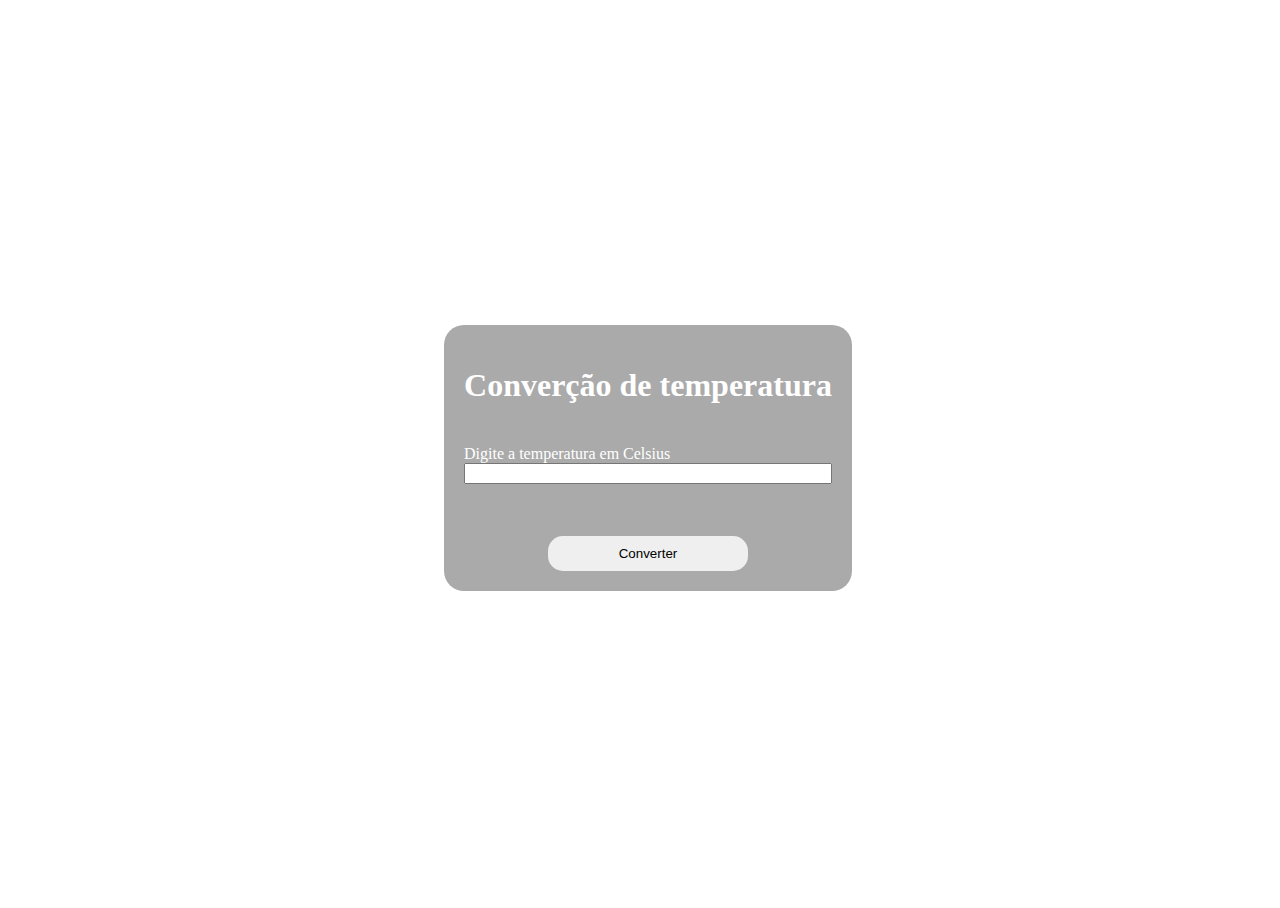
<file: PFE/aula02/exercicio1/index.html>
<!DOCTYPE html>
<html lang="en">
<head>
    <meta charset="UTF-8">
    <meta name="viewport" content="width=device-width, initial-scale=1.0">
    <link rel="stylesheet" href="style.css">
    <title>Aula de revisão</title>
</head>
<body>
    <div class="container" id="card">
        <div class="row">
            <h1>Converção de temperatura</h1>
        </div>
        <div class="row">
            <label>Digite a temperatura em Celsius</label>
            <input type="number" id="temperatura">
            <p id="resultado"></p>
        </div>
        <div class="row">
            <button onclick="conversao()" type="button">Converter</button>
        </div>
        
    </div>
    <script src="script.js"></script>
</body>
</html>
</file>
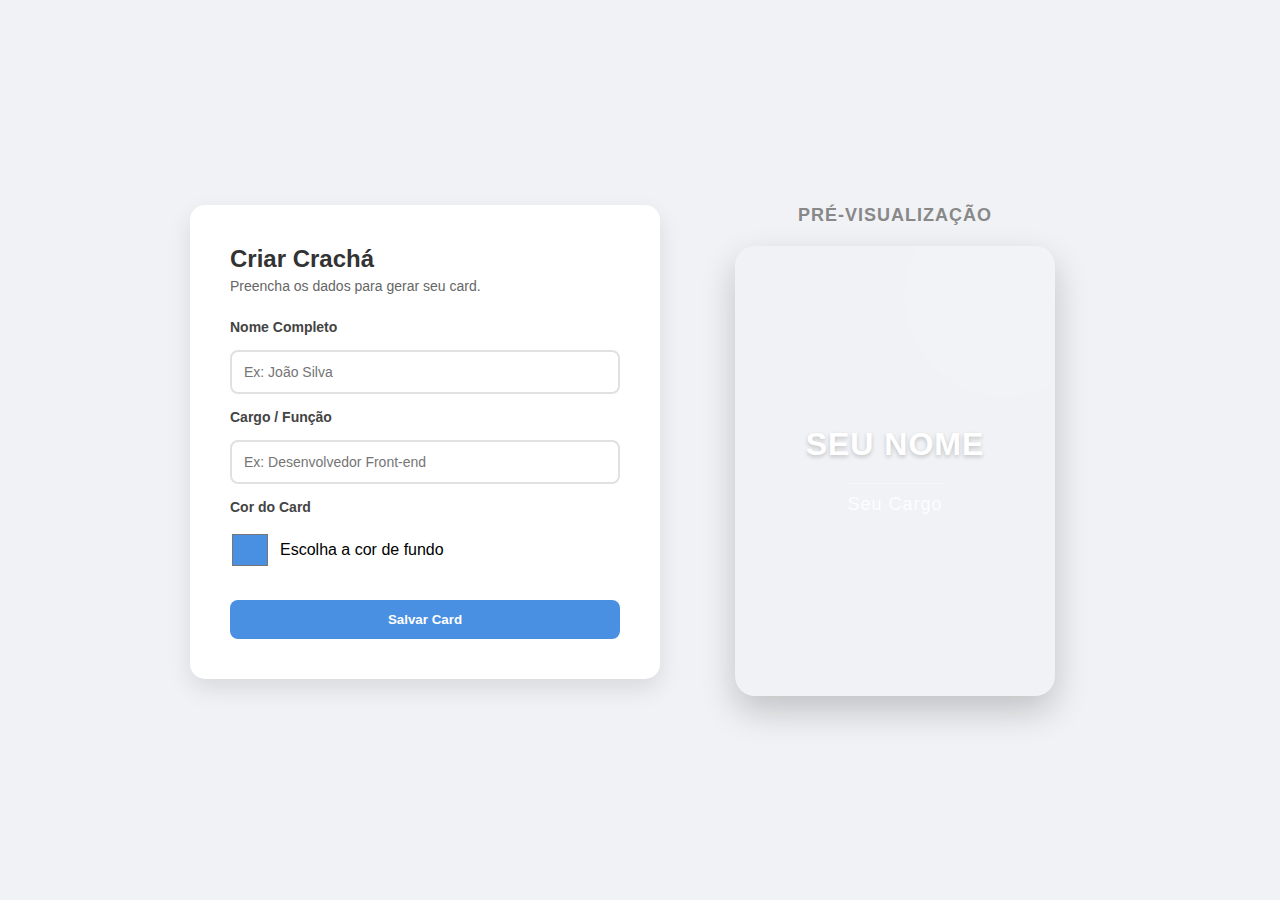
<file: PFE/aula02/exercicio2/index.html>
<!DOCTYPE html>
<html lang="pt-br">
<head>
    <meta charset="UTF-8">
    <meta name="viewport" content="width=device-width, initial-scale=1.0">
    <link rel="stylesheet" href="style.css">
    <title>Aula de revisão</title>
</head>
<body>
    <div class="container">
        <div class="column card-form">
            <div class="header">
                <h1>Criar Crachá</h1>
                <p>Preencha os dados para gerar seu card.</p>
            </div>
            
            <div class="input-group"> 
                <label for="nome">Nome Completo</label>
                <input type="text" id="nome" placeholder="Ex: João Silva" oninput="preenchendo(this, 'nomeResultado')">
                
                <label for="cargo">Cargo / Função</label>
                <input type="text" id="cargo" placeholder="Ex: Desenvolvedor Front-end" oninput="preenchendo(this, 'cargoResultado')">
                
                <label for="cor">Cor do Card</label>
                <div class="color-picker-wrapper">
                    <input type="color" id="cor" value="#4A90E2" oninput="preenchendoCor(this)">
                    <span>Escolha a cor de fundo</span>
                </div>
            </div>

            <div class="actions">
                <button onclick="alert('Card Salvo!')">Salvar Card</button>
            </div>
        </div>

        <div class="column display-area">
            <h2>Pré-visualização</h2>
            <div id="card" class="card-preview">
                <div class="card-content">
                    <h2 id="nomeResultado">Seu Nome</h2>
                    <p id="cargoResultado">Seu Cargo</p>
                </div>
            </div>
        </div>
    </div>

    <script src="script.js"></script>
</body>
</html>
</file>
<file: PFE/aula02/exercicio1/style.css>
html {
    height: 100vh;
}
body {
    display: flex;
    width: 100%;
    height: 100%;
    align-items: center;
    justify-content: center;
}

.container {
    display: flex;
    flex-direction: column;
    padding: 20px;
    background-color: #aaa;
    gap: 20px;
    border-radius: 20px;
}

.row {
    display: flex;
    flex-direction: column;
    color: #fff
}

.row > h1 {
    border-bottom: 10px;
}
.row > button {
    width: 200px;
    align-self: center;
    padding: 10px;
    border-radius: 15px;
    border: none;
}
.row > button:hover {
    background-color: #0f0;
}
.cold {
    background-color: #0ff;
    color: #000;
}
.heat {
    background-color: #f60;
}
</file>
<file: PFE/aula02/exercicio2/style.css>
/* Reset básico e Fontes */
* {
    margin: 0;
    padding: 0;
    box-sizing: border-box;
    font-family: 'Segoe UI', Tahoma, Geneva, Verdana, sans-serif;
}

html, body {
    height: 100%;
    background-color: #f0f2f5; 
}

body {
    display: flex;
    align-items: center;
    justify-content: center;
}

.container {
    display: flex;
    flex-direction: row;
    width: 90%;
    max-width: 900px;
    gap: 40px; 
    justify-content: center;
    align-items: flex-start; 
}

.column {
    display: flex;
    flex-direction: column;
    flex: 1; 
}

.card-form {
    background-color: #ffffff;
    padding: 40px;
    border-radius: 15px;
    box-shadow: 0 10px 25px rgba(0,0,0,0.1); 
}

.header h1 {
    font-size: 24px;
    color: #333;
    margin-bottom: 5px;
}

.header p {
    color: #666;
    font-size: 14px;
    margin-bottom: 25px;
}

.input-group {
    display: flex;
    flex-direction: column;
    gap: 15px;
}

label {
    font-weight: 600;
    font-size: 14px;
    color: #444;
}

input[type="text"] {
    width: 100%;
    padding: 12px;
    border: 2px solid #e1e1e1;
    border-radius: 8px;
    font-size: 14px;
    transition: border-color 0.3s;
}

input[type="text"]:focus {
    border-color: #4A90E2;
    outline: none;
}

.color-picker-wrapper {
    display: flex;
    align-items: center;
    gap: 10px;
}

input[type="color"] {
    border: none;
    width: 40px;
    height: 40px;
    cursor: pointer;
    background: none;
}

/* Botão Salvar */
.actions {
    margin-top: 30px;
}

button {
    width: 100%;
    padding: 12px;
    background-color: #4A90E2;
    color: white;
    border: none;
    border-radius: 8px;
    font-weight: bold;
    cursor: pointer;
    transition: background-color 0.3s;
}

button:hover {
    background-color: #357ABD;
}


.display-area {
    align-items: center;
    justify-content: center;
}

.display-area h2 {
    font-size: 18px;
    color: #888;
    margin-bottom: 20px;
    text-transform: uppercase;
    letter-spacing: 1px;
}


.card-preview {
    width: 320px;
    height: 450px; 
    border-radius: 20px;
    display: flex;
    flex-direction: column;
    justify-content: center;
    align-items: center;
    text-align: center;
    padding: 20px;
    box-shadow: 0 15px 35px rgba(0,0,0,0.2);
    transition: background-color 0.3s ease; 
    position: relative;
    overflow: hidden;
}

.card-preview::before {
    content: '';
    position: absolute;
    top: -50px;
    right: -50px;
    width: 200px;
    height: 200px;
    background: rgba(255, 255, 255, 0.1);
    border-radius: 50%;
}

.card-content {
    z-index: 1; 
}

#nomeResultado {
    font-size: 32px;
    font-weight: 800;
    color: #fff;
    margin-bottom: 10px;
    text-shadow: 0 2px 4px rgba(0,0,0,0.2);
    word-wrap: break-word;
}

#cargoResultado {
    font-size: 18px;
    color: rgba(255, 255, 255, 0.9);
    font-weight: 500;
    letter-spacing: 1px;
    border-top: 1px solid rgba(255,255,255,0.4);
    padding-top: 10px;
    margin-top: 10px;
    display: inline-block;
}


@media (max-width: 768px) {
    .container {
        flex-direction: column;
        align-items: center;
    }
    
    .column {
        width: 100%;
    }
}
</file>
